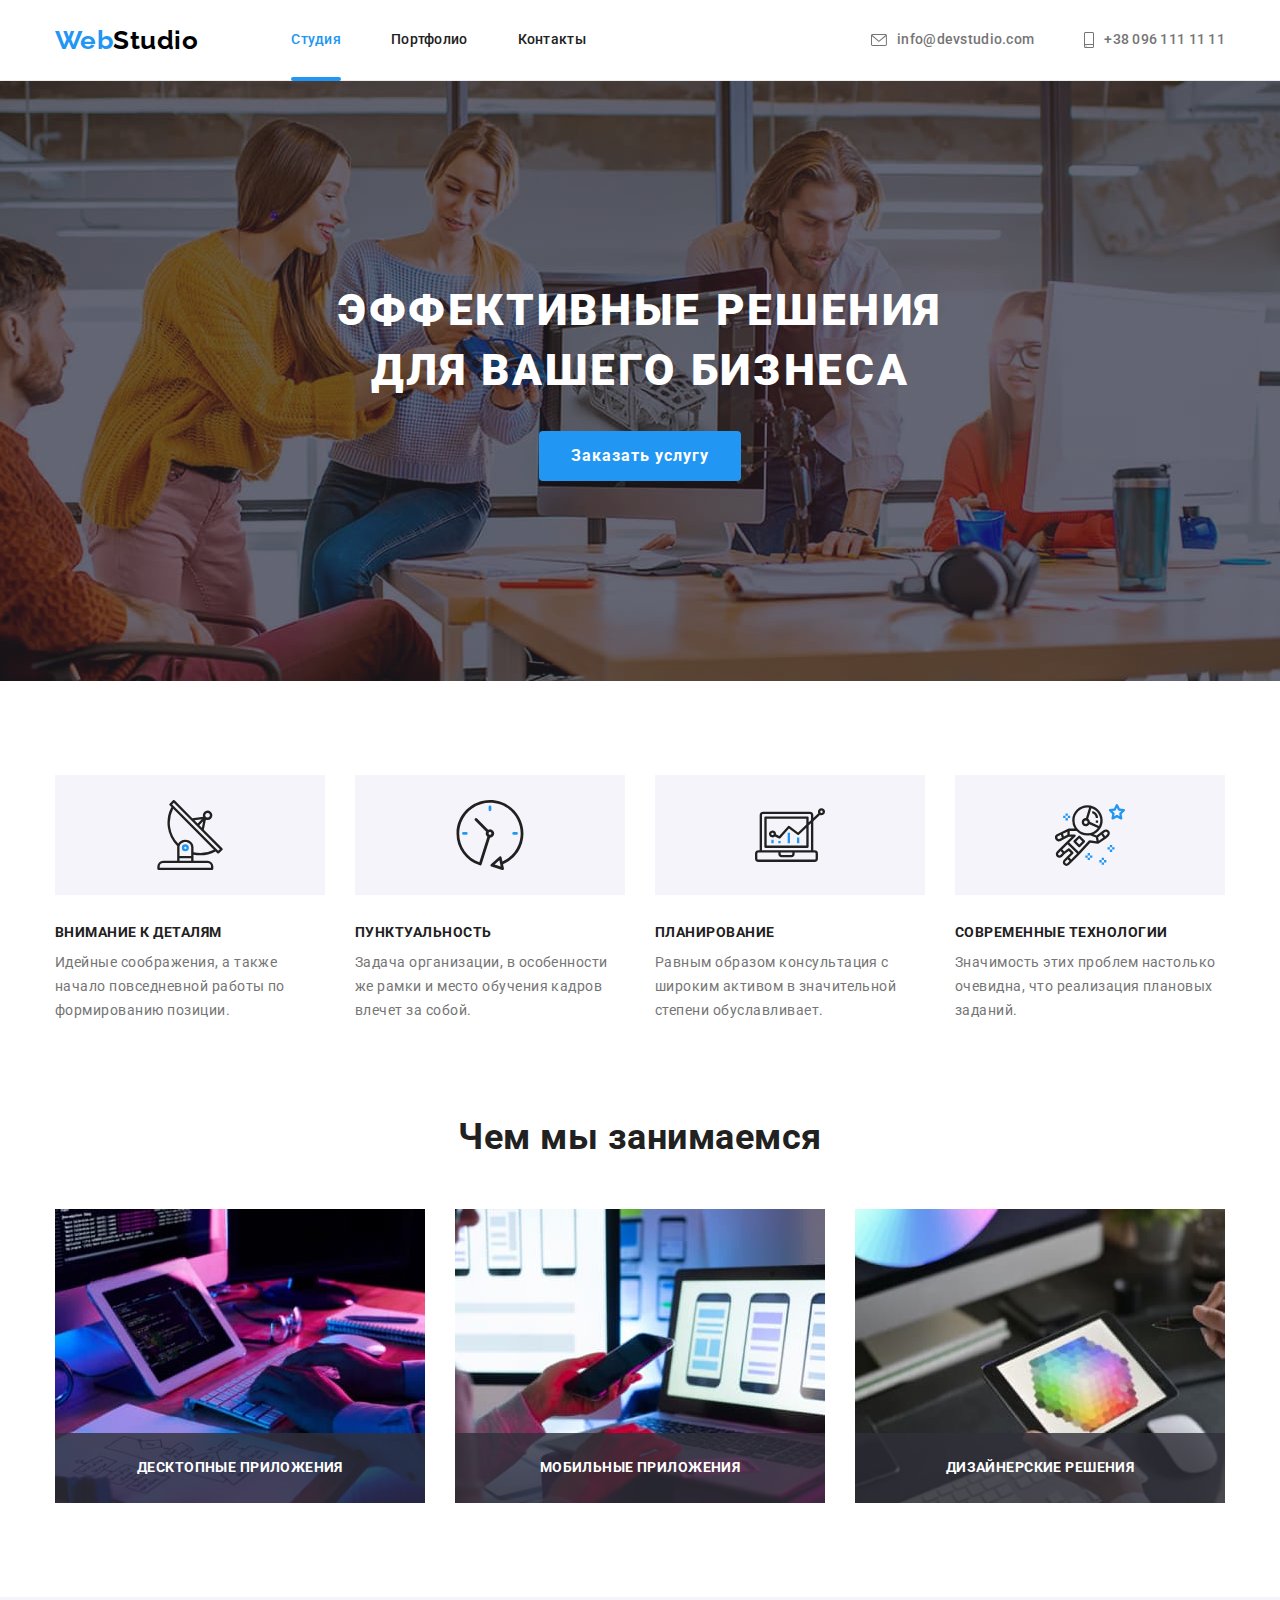
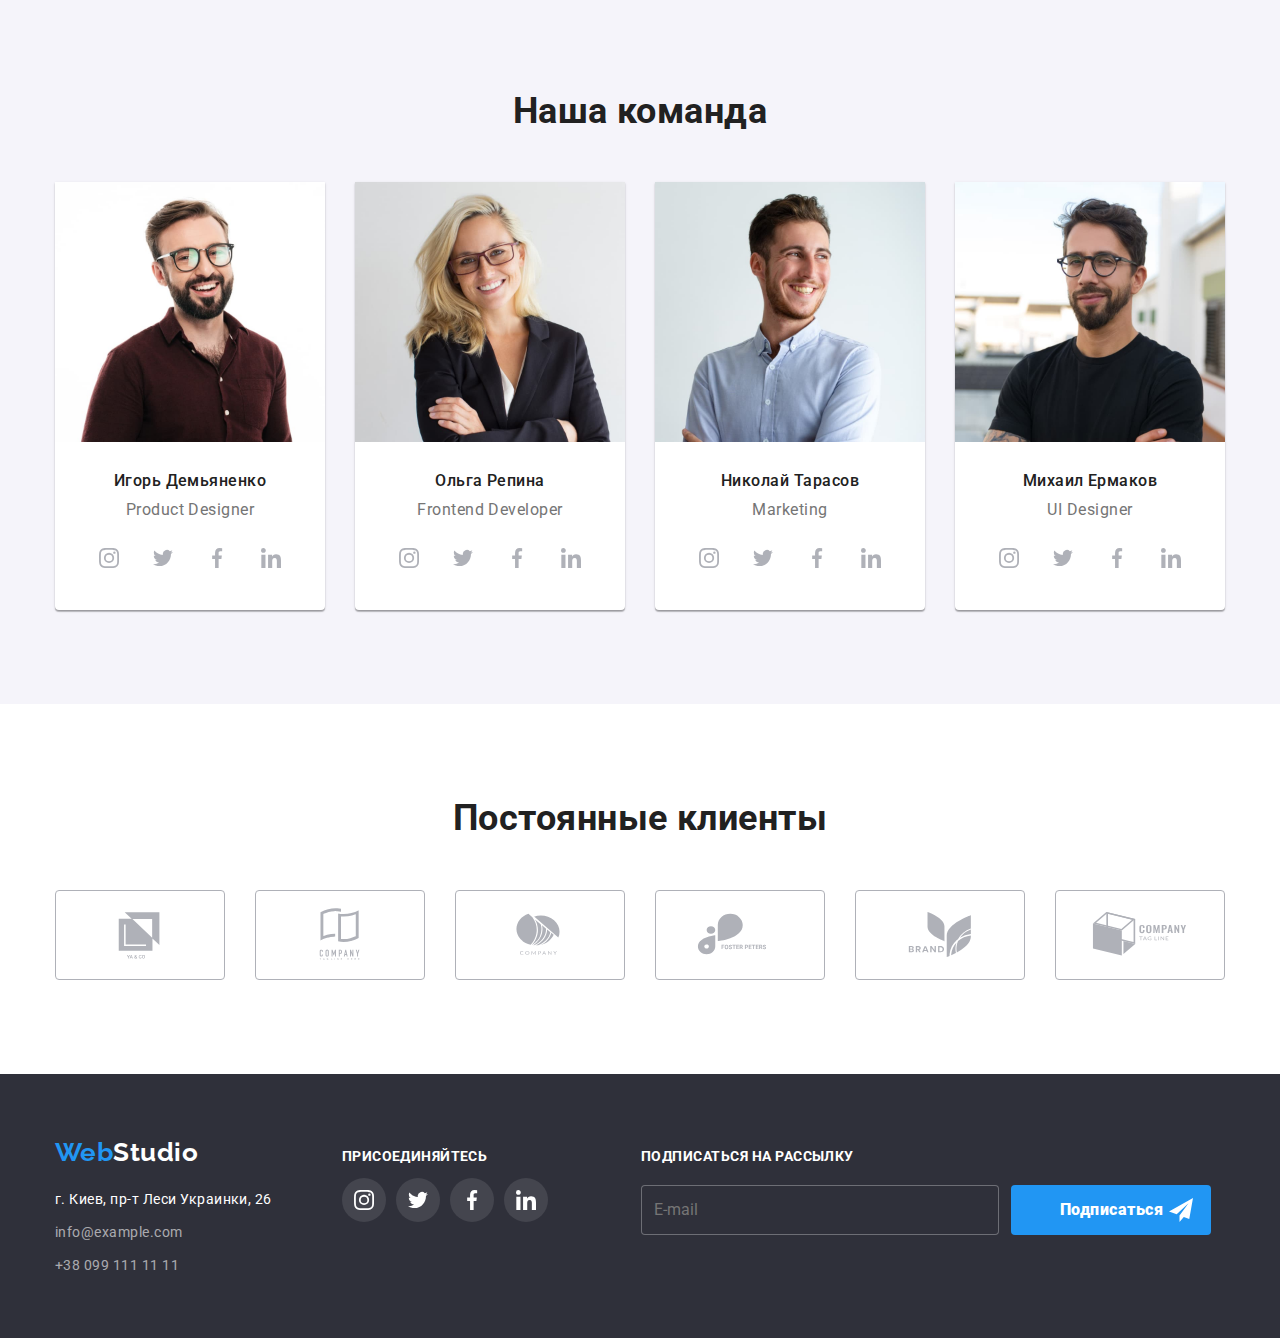
<file: index.html>
<!DOCTYPE html>
<html lang="ru">
<head>
    <meta charset="UTF-8">
    <meta http-equiv="X-UA-Compatible" content="IE=edge">
    <meta name="viewport" content="width=device-width, initial-scale=1.0">
    <title>WebStudio</title>
    <link href="https://fonts.googleapis.com/css2?family=Oleo+Script&family=Raleway:wght@700&family=Roboto:wght@400;500;700;900&display=swap" rel="stylesheet">
    <link rel="stylesheet" href="https://cdnjs.cloudflare.com/ajax/libs/modern-normalize/1.1.0/modern-normalize.min.css">
    <link rel="stylesheet" href="./css/main.min.css" />
</head>
<body>
    <header class="page-header">
        <div class="container main-nav">
            <nav class="main-nav">
                <a href="" class="main-nav__logo"><span class="main-nav__accent">Web</span>Studio</a>
                <ul class="site-nav">
                    <li class="site-nav__item"><a href="" class="site-nav__link current">Студия</a></li>
                    <li class="site-nav__item"><a href="./portfolio.html" class="site-nav__link">Портфолио</a></li>
                    <li class="site-nav__item"><a href="" class="site-nav__link">Контакты</a></li>
                </ul>
            </nav>
                <ul class="contact-nav">
                    <li class="contact-nav__item">
                        <a href="mailto:info@devstudio.com" class="contact-nav__contact">
                            <svg class="contact-nav__icon" width="16" height="12">
                                <use href="./images/sprite.svg#envelope"></use>
                            </svg>
                            info@devstudio.com
                        </a>
                    </li>

                    <li class="contact-nav__item">
                        <a href="tel:+380961111111" class="contact-nav__contact">
                            <svg class="contact-nav__icon" width="10" height="16">
                                <use href="./images/sprite.svg#smartphone"></use>
                            </svg>
                            +38 096 111 11 11
                        </a>
                    </li>
                </ul>
        </div>
            
    </header>
    <main>
        <div>
            <section class="hero">
                <h1 class="hero__title">Эффективные решения <br> для вашего бизнеса</h1>
                <button class="button hero__button" type="button" data-modal-open>Заказать услугу</button>
            </section>
        </div>

        <section class="section">
            <div class="container">
                <ul class="feature-list">
                    <li class="feature-list__item">
                        <div class="feature-list__icon">
                            <svg height="70" width="70">
                                <use href="images/sprite.svg#antenna"></use>
                            </svg>
                        </div>
                        <h3 class="feature-list__title">Внимание к деталям</h3>
                        <p class="feature-list__text">Идейные соображения, а также начало повседневной работы по формированию позиции.</p>
                    </li>
                    <li class="feature-list__item">
                        <div class="feature-list__icon">
                            <svg height="70" width="70">
                                <use href="images/sprite.svg#clock"></use>
                            </svg>
                        </div>
                        <h3 class="feature-list__title">Пунктуальность</h3>
                        <p class="feature-list__text">Задача организации, в особенности же рамки и место обучения кадров влечет за собой.</p>
                    </li>
                    <li class="feature-list__item">
                        <div class="feature-list__icon">
                            <svg height="70" width="70">
                                <use href="images/sprite.svg#diagram"></use>
                            </svg>
                        </div>
                        <h3 class="feature-list__title">Планирование</h3>
                        <p class="feature-list__text">Равным образом консультация с широким активом в значительной степени обуславливает.</p>
                    </li>
                    <li class="feature-list__item">
                        <div class="feature-list__icon">
                            <svg height="70" width="70">
                                <use href="images/sprite.svg#astronaut"></use>
                            </svg>
                        </div>
                        <h3 class="feature-list__title">Современные технологии</h3>
                        <p class="feature-list__text">Значимость этих проблем настолько очевидна, что реализация плановых заданий.</p>
                    </li>
                </ul>
            </div>
        </section>
        

        <section class="section work">
            <div class="container">
                <h2 class="section-title">Чем мы занимаемся</h2>
            <ul class="work-list">
                
                <li class="work-list__item">
                    <img src="./images/photo1.jpg" alt="компьютер" width="370">
                    <div class="work-list__cont"> 
                        <p class="work-list__text">Десктопные приложения </p> 
                    </div>
                </li>
                
                <li class="work-list__item">
                    <img src="./images/photo2.jpg" alt="смартфон" width="370">
                    <div class="work-list__cont"> 
                        <p class="work-list__text">Мобильные приложения </p> 
                    </div>
                </li>
                
                <li class="work-list__item">
                    <img src="./images/photo3.jpg" alt="планшет" width="370">
                    <div class="work-list__cont"> 
                        <p class="work-list__text">Дизайнерские решения </p> 
                    </div>
                </li>
            </ul>
            </div>
            
        </section>

        <section class="section team"> 
            <div class="container">
                <h2 class="section-title">Наша команда</h2>
                <ul class="team-list">             
                    <li class="team-list__item"> 
                        <img src="./images/photo4.jpg" alt="Игорь Демьяненко" width="270"> 
                        <div class="team-content">
                            <h3 class="team-list__title">Игорь Демьяненко</h3>
                            <p class="team-list__text">Product Designer</p>
                            <ul class="social social-team">
                                <li>
                                    <a href="https://www.instagram.com" class="social-team__link">
                                        <svg class="social-team__icon" height="20px" width="20px">
                                            <use href="./images/sprite.svg#instagram"></use>
                                        </svg>
                                    </a>
                                </li>

                                <li>
                                    <a href="https://twitter.com/" class="social-team__link">
                                        <svg class="social-team__icon" height="20px" width="20px">
                                            <use href="./images/sprite.svg#twitter"></use>
                                        </svg>
                                    </a>
                                </li>

                                <li>
                                    <a href="https://www.facebook.com/" class="social-team__link">
                                        <svg class="social-team__icon" height="20px" width="20px">
                                            <use href="./images/sprite.svg#facebook"></use>
                                        </svg>
                                    </a>
                                </li>

                                <li>
                                    <a href="https://www.linkedin.com/" class="social-team__link">
                                        <svg class="social-team__icon" height="20px" width="20px">
                                            <use href="./images/sprite.svg#linkedin"></use>
                                        </svg>
                                    </a>
                                </li>
                            </ul>
                        </div>
                    </li>
                    <li class="team-list__item">
                        <img src="./images/photo5.jpg" alt="Ольга Репина" width="270">
                        <div class="team-content"> 
                            <h3 class="team-list__title">Ольга Репина</h3> 
                            <p class="team-list__text">Frontend Developer</p> 
                            <ul class="social social-team">
                                <li>
                                    <a href="https://www.instagram.com" class="social-team__link">
                                        <svg class="social-team__icon" height="20px" width="20px">
                                            <use href="./images/sprite.svg#instagram"></use>
                                        </svg>
                                    </a>
                                </li>

                                <li>
                                    <a href="https://twitter.com/" class="social-team__link">
                                        <svg class="social-team__icon" height="20px" width="20px">
                                            <use href="./images/sprite.svg#twitter"></use>
                                        </svg>
                                    </a>
                                </li>

                                <li>
                                    <a href="https://www.facebook.com/" class="social-team__link">
                                        <svg class="social-team__icon" height="20px" width="20px">
                                            <use href="./images/sprite.svg#facebook"></use>
                                        </svg>
                                    </a>
                                </li>

                                <li>
                                    <a href="https://www.linkedin.com/" class="social-team__link">
                                        <svg class="social-team__icon" height="20px" width="20px">
                                            <use href="./images/sprite.svg#linkedin"></use>
                                        </svg>
                                    </a>
                                </li>
                            </ul>                       
                        </div>  
                        </li>
                    <li class="team-list__item">
                        <img src="./images/photo6.jpg" alt="Николай Тарасов" width="270">
                        <div class="team-content">
                            <h3 class="team-list__title">Николай Тарасов</h3> 
                            <p class="team-list__text">Marketing</p>
                            <ul class="social social-team">
                                <li>
                                    <a href="https://www.instagram.com" class="social-team__link">
                                        <svg class="social-team__icon" height="20px" width="20px">
                                            <use href="./images/sprite.svg#instagram"></use>
                                        </svg>
                                    </a>
                                </li>

                                <li>
                                    <a href="https://twitter.com/" class="social-team__link">
                                        <svg class="social-team__icon" height="20px" width="20px">
                                            <use href="./images/sprite.svg#twitter"></use>
                                        </svg>
                                    </a>
                                </li>

                                <li>
                                    <a href="https://www.facebook.com/" class="social-team__link">
                                        <svg class="social-team__icon" height="20px" width="20px">
                                            <use href="./images/sprite.svg#facebook"></use>
                                        </svg>
                                    </a>
                                </li>

                                <li>
                                    <a href="https://www.linkedin.com/" class="social-team__link">
                                        <svg class="social-team__icon" height="20px" width="20px">
                                            <use href="./images/sprite.svg#linkedin"></use>
                                        </svg>
                                    </a>
                                </li>
                            </ul>
                        </div>  
                    </li>
                    <li class="team-list__item">
                        <img src="./images/photo7.jpg" alt="Михаил Ермаков" width="270">
                        <div class="team-content">
                            <h3 class="team-list__title">Михаил Ермаков</h3> 
                            <p class="team-list__text">UI Designer</p>
                            <ul class="social social-team">
                                <li>
                                    <a href="https://www.instagram.com" class="social-team__link">
                                        <svg class="social-team__icon" height="20px" width="20px">
                                            <use href="./images/sprite.svg#instagram"></use>
                                        </svg>
                                    </a>
                                </li>

                                <li>
                                    <a href="https://twitter.com/" class="social-team__link">
                                        <svg class="social-team__icon" height="20px" width="20px">
                                            <use href="./images/sprite.svg#twitter"></use>
                                        </svg>
                                    </a>
                                </li>

                                <li>
                                    <a href="https://www.facebook.com/" class="social-team__link">
                                        <svg class="social-team__icon" height="20px" width="20px">
                                            <use href="./images/sprite.svg#facebook"></use>
                                        </svg>
                                    </a>
                                </li>

                                <li>
                                    <a href="https://www.linkedin.com/" class="social-team__link">
                                        <svg class="social-team__icon" height="20px" width="20px">
                                            <use href="./images/sprite.svg#linkedin"></use>
                                        </svg>
                                    </a>
                                </li>
                            </ul>
                        </div>
                    </li>
                </ul> 
            </div>
        </section>

        <section class="section client">
            <div class="container">
                <h2 class="section-title">Постоянные клиенты</h2>
                <ul class="client-list">
                    <li class="client-list__item">
                        <a href="" class="client-list__link">
                            <svg class="client-list__icon" height="60px" width="106px">
                                <use href="images/sprite.svg#Logo1"></use>
                            </svg>
                        </a>
                    </li>
                    <li class="client-list__item">
                        <a href="" class="client-list__link">
                            <svg class="client-list__icon" height="60px" width="106px">
                                <use href="images/sprite.svg#Logo2"></use>
                            </svg>
                        </a>
                    </li>
                    <li class="client-list__item">
                        <a href="" class="client-list__link">
                            <svg class="client-list__icon" height="60px" width="106px">
                                <use href="images/sprite.svg#Logo3"></use>
                            </svg>
                        </a>
                    </li>
                    <li class="client-list__item">
                        <a href="" class="client-list__link">
                            <svg class="client-list__icon" height="60px" width="106px">
                                <use href="images/sprite.svg#Logo4"></use>
                            </svg>
                        </a>
                    </li>
                    <li class="client-list__item">
                        <a href="" class="client-list__link">
                            <svg class="client-list__icon" height="60px" width="106px">
                                <use href="images/sprite.svg#Logo5"></use>
                            </svg>
                        </a>
                    </li>
                    <li class="client-list__item">
                        <a href="" class="client-list__link">
                            <svg class="client-list__icon" height="60px" width="106px">
                                <use href="images/sprite.svg#Logo6"></use>
                            </svg>
                        </a>
                    </li>
                </ul>
            </div>
        </section>
    </main>
    <footer class="footer">
        <div class="container footer-container">
                <div>
                    <a class="footer__logo" href=""><span class="footer__accent">Web</span>Studio</a>
                    <address>
                        <ul class="footer__contact-list">
                            <li class="footer__item"><a href="https://goo.gl/maps/sERGqYDvzHYtQd6Q8" target="_blank" class="footer__actual-address">г. Киев, пр-т Леси Украинки, 26</a></li>
                            <li class="footer__item"><a href="mailto:info@example.com" class="footer__contact">info@example.com</a></li>
                            <li class="footer__item"><a href="tel:+380991111111" class="footer__contact">+38 099 111 11 11</a></li>
                        </ul>
                    </address>
                </div>
                
                <div class="join">
                    <p class="join__text">присоединяйтесь</p>
                    <ul class="social">
                        <li class="join__item">
                            <a href="https://www.instagram.com" class="join__link">
                                <svg class="join__icon" height="20px" width="20px">
                                    <use href="./images/sprite.svg#instagram"></use>
                                </svg>
                            </a>
                        </li>

                        <li class="join__item">
                            <a href="https://twitter.com/" class="join__link">
                                <svg class="join__icon" height="20px" width="20px">
                                    <use href="./images/sprite.svg#twitter"></use>
                                </svg>
                            </a>
                        </li>

                        <li class="join__item">
                            <a href="https://www.facebook.com/" class="join__link">
                                <svg class="join__icon" height="20px" width="20px">
                                    <use href="./images/sprite.svg#facebook"></use>
                                </svg>
                            </a>
                        </li>

                        <li class="join__item">
                            <a href="https://www.linkedin.com/" class="join__link">
                                <svg class="join__icon" height="20px" width="20px">
                                    <use href="./images/sprite.svg#linkedin"></use>
                                </svg>
                            </a>
                        </li>
                    </ul>
                </div>

                <div class="subscription">
                    <p class="subscription__join-in">подписаться на рассылку</p>
                    <form class="subscription__form js-speaker-form">
                    <input class="subscription__mail" type="email" name="mail" id="mail" placeholder="E-mail" />
                    <button type="submit" class="subscription__button button">Подписаться
                        <svg class="subscription__icon" width="24" height="24">
                        <use href="./images/sprite.svg#icon-send"></use>
                        </svg>
                    </button>
                    </form>
                </div>
        </div>
    </footer>

<!-- Modal -->

<div class="backdrop is-hidden" data-modal>
    <div class="modal">
        <button class="modal__close-button" data-modal-close>
            <svg class="modal__close-icon" height="18" width="18">
                <use href="images/sprite.svg#close"></use>
            </svg>
        </button>
        <form class="form js-speaker-form">
            <p class="modal__description">Оставьте свои данные, мы Вам перезвоним</p>
    
            <label class="modal__form-field">
                <span class="modal__form-label">Имя</span>
                <input type="name" class="modal__form-input" name="name" placeholder=" " />
                <svg class="modal__form-icon" width="18" height="18">
                <use href="./images/icons.svg#name"></use>
              </svg>
            </label>
    
            <label class="modal__form-field">
                <span class="modal__form-label">Телефон</span>
                <input type="tel" class="modal__form-input" name="tel" placeholder=" " />
                <svg class="modal__form-icon" width="18" height="18">
                <use href="./images/icons.svg#phone-form"></use>
              </svg>
            </label>
    
            <label class="modal__form-field">
                <span class="modal__form-label">Почта</span>
                <input type="email" class="modal__form-input" name="mail" id="mail" placeholder=" "/>
                <svg class="modal__form-icon" width="18" height="18">
                <use href="./images/icons.svg#mail-form"></use>
              </svg>
            </label>
    
            <label class="modal__form-field comment">
                <span class="modal__form-label">Комментарий</span>
                <textarea class="modal__form-comment" name="comment" rows="8" placeholder=" Введите текст "
              ></textarea>
              
            </label>
    
            <label class="modal__field-polisy check">
              <input
                class="modal__checkbox"
                type="checkbox"
                name="policy"
                value="accept policy"
              />
              <span class="modal__icon-checkbox"></span>
              <span class="modal__checkbox-policy"
                >Соглашаюсь с рассылкой и принимаю
                <a class="modal__checkbox-link" href="./index.html"
                  >Условия договора</a
                ></span>
            </label>
    
            <div class="modal__button-submit">
              <button type="submit" class="button">Отправить</button>
            </div>

    </div>
</div>


    <script src="./js/modal.js"></script>
</body>
</html>
</file>
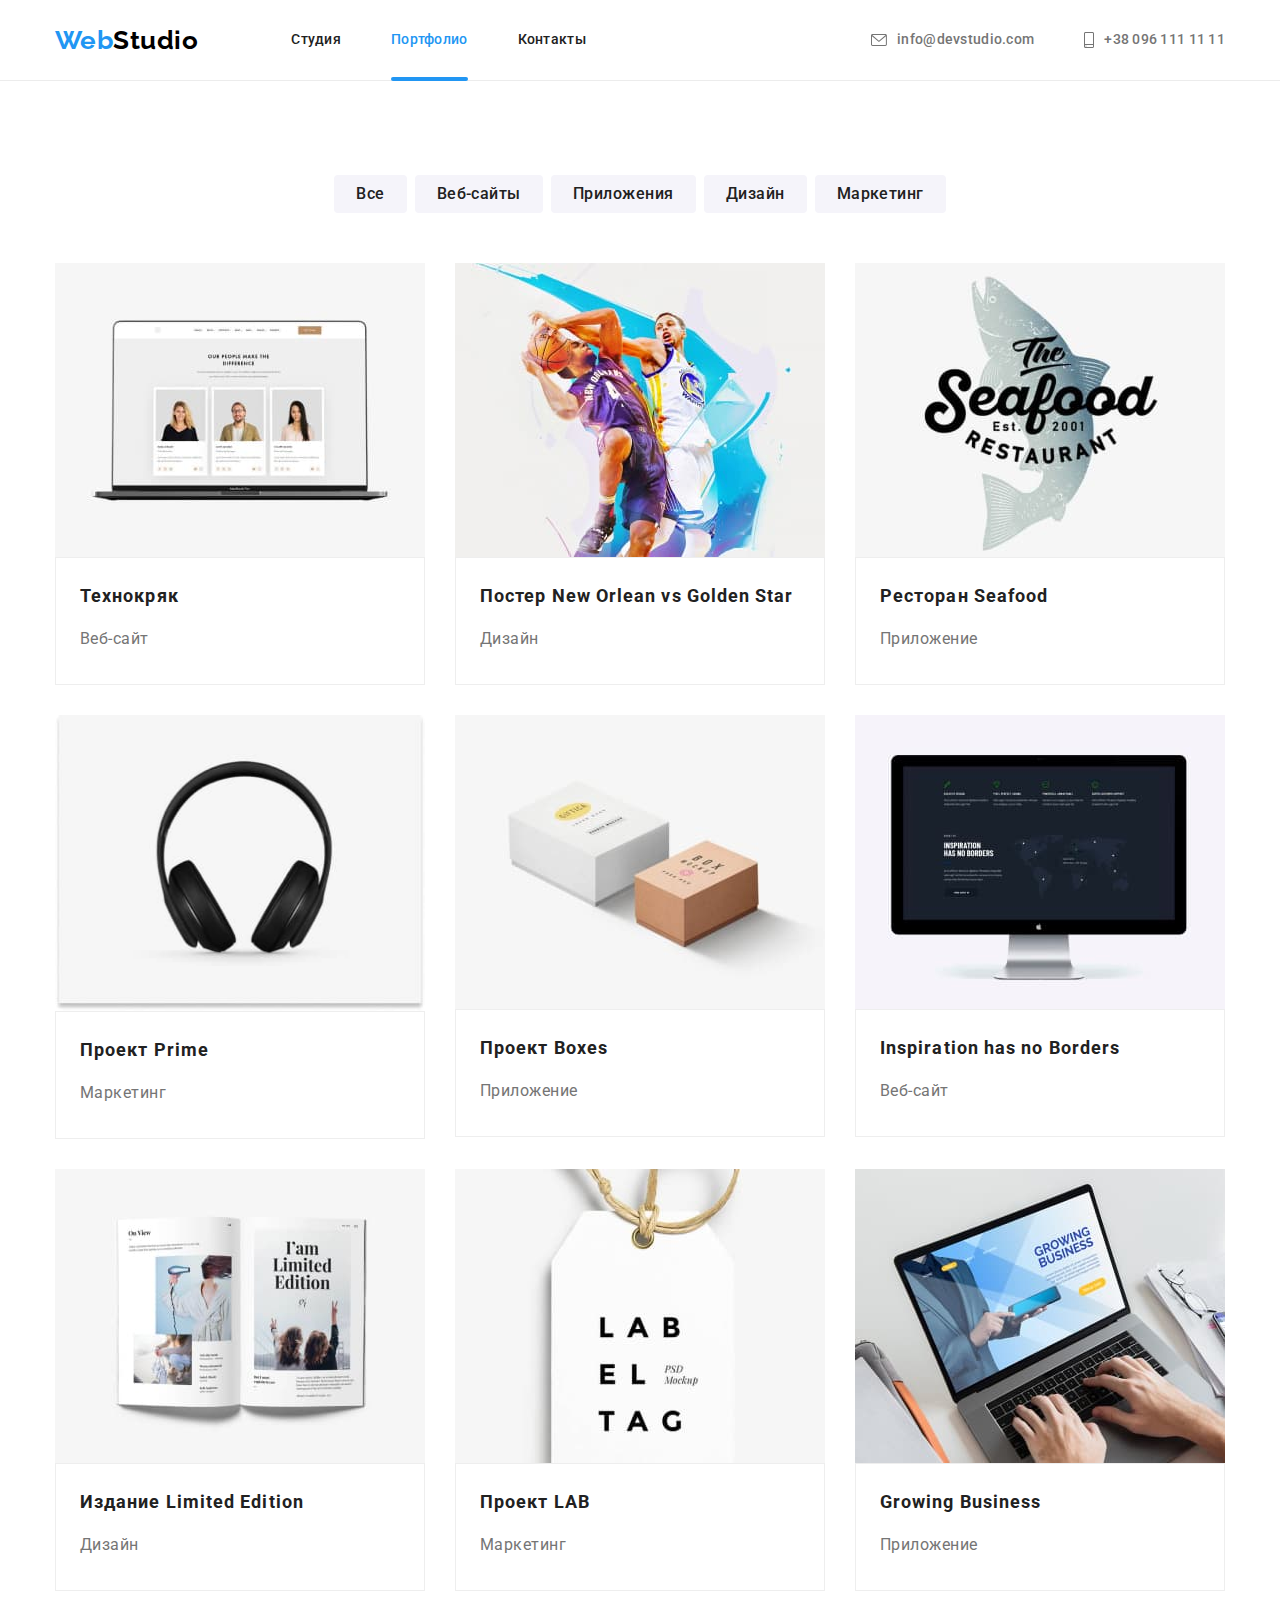
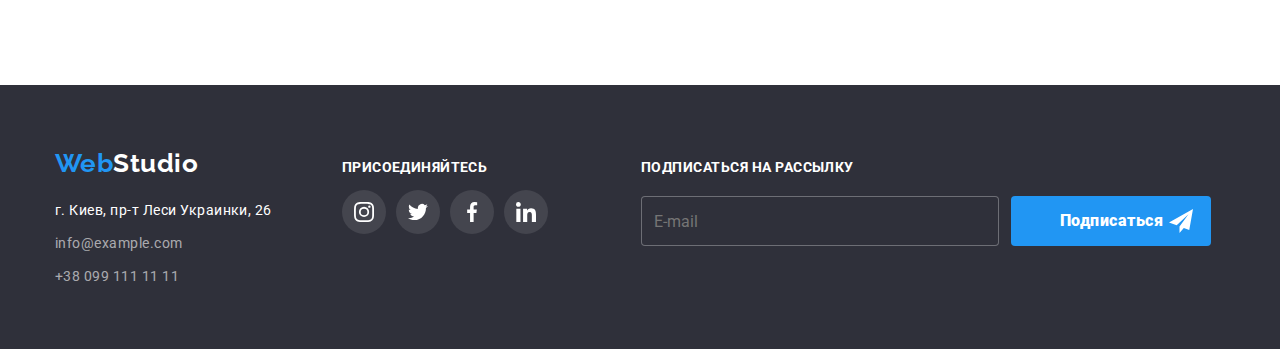
<file: portfolio.html>
<!DOCTYPE html>
<html lang="ru">
<head>
    <meta charset="UTF-8">
    <meta http-equiv="X-UA-Compatible" content="IE=edge">
    <meta name="viewport" content="width=device-width, initial-scale=1.0">
    <title>Portfolio</title>
    <link href="https://fonts.googleapis.com/css2?family=Oleo+Script&family=Raleway:wght@700&family=Roboto:wght@400;500;700;900&display=swap" rel="stylesheet">
    <link rel="stylesheet" href="https://cdnjs.cloudflare.com/ajax/libs/modern-normalize/1.1.0/modern-normalize.min.css">
    <link rel="stylesheet" href="./css/main.min.css" />
</head>
<body>
    <header class="page-header">
        <div class="container main-nav">
            <nav class="main-nav">
                <a href="" class="main-nav__logo"><span class="main-nav__accent">Web</span>Studio</a>
                <ul class="site-nav">
                    <li class="site-nav__item"><a href="./index.html" class="site-nav__link">Студия</a></li>
                    <li class="site-nav__item"><a href="./portfolio.html" class="site-nav__link current">Портфолио</a></li>
                    <li class="site-nav__item"><a href="" class="site-nav__link">Контакты</a></li>
                </ul>
            </nav>
            <ul class="contact-nav">
                <li class="contact-nav__item">
                    <a href="mailto:info@devstudio.com" class="contact-nav__contact">
                        <svg class="contact-nav__icon" width="16" height="12">
                            <use href="./images/sprite.svg#envelope"></use>
                        </svg>
                        info@devstudio.com
                    </a>
                </li>

                <li class="contact-nav__item">
                    <a href="tel:+380961111111" class="contact-nav__contact">
                        <svg class="contact-nav__icon" width="10" height="16">
                            <use href="./images/sprite.svg#smartphone"></use>
                        </svg>
                        +38 096 111 11 11
                    </a>
                </li>
            </ul>
        </div>
                    
    </header>
  
    <main>
        <section>
            <div  class="container portfolio">
                <ul class="filter-section">
                    <li class="filter-section__item"> <button type="button" class="button secondary">Все</button></li>
                    <li class="filter-section__item"> <button type="button" class="button secondary">Веб-сайты</button></li>
                    <li class="filter-section__item"> <button type="button" class="button secondary">Приложения</button></li>
                    <li class="filter-section__item"> <button type="button" class="button secondary">Дизайн</button></li>
                    <li class="filter-section__item"> <button type="button" class="button secondary">Маркетинг</button></li>
                </ul>
                <ul class="portfolio-list">
                    <li class="portfolio-list__grid">
                        <a href="" class="portfolio-list__grid-link">
                            <div class="portfolio-list__card-icon">
                                <img src="./images/photo-portf1.jpg" alt="ноутбук" width="370">
                                <p class="portfolio-list__card-desc">Технокряк это современная площадка распространения коронавируса. Компании используют эту платформу для цифрового шпионажа и атак на защищённые сервера конкурентов.</p>
                            </div>
                            <div class="portfolio-list__card-content"> 
                                <h3 class="portfolio-list__title">Технокряк</h3>
                                <p class="portfolio-list__text">Веб-сайт</p>
                            </div>  
                        </a>                     
                    </li>

                    <li class="portfolio-list__grid">
                        <a href="" class="portfolio-list__grid-link">
                           <div class="portfolio-list__card-icon">
                            <img src="./images/photo-portf2.jpg" alt="Постер баскетболистов" width="370">
                            <p class="portfolio-list__card-desc">Технокряк это современная площадка распространения коронавируса. Компании используют эту платформу для цифрового шпионажа и атак на защищённые сервера конкурентов.</p>
                            </div>
                            <div class="portfolio-list__card-content">
                                <h3 class="portfolio-list__title">Постер New Orlean vs Golden Star</h3>
                                <p class="portfolio-list__text">Дизайн</p>
                            </div>
                        </a>
                    </li>
                    
                    <li class="portfolio-list__grid">
                        <a href="" class="portfolio-list__grid-link">
                           <div class="portfolio-list__card-icon">
                            <img src="./images/photo-portf3.jpg" alt="ресторан Seafood" width="370">
                            <p class="portfolio-list__card-desc">Технокряк это современная площадка распространения коронавируса. Компании используют эту платформу для цифрового шпионажа и атак на защищённые сервера конкурентов.</p>
                            </div>
                            <div class="portfolio-list__card-content">
                                <h3 class="portfolio-list__title">Ресторан Seafood</h3>
                                <p class="portfolio-list__text">Приложение</p>
                            </div>
                        </a>
                    </li>

                    <li class="portfolio-list__grid">
                        <a href="" class="portfolio-list__grid-link">
                           <div class="portfolio-list__card-icon">
                            <img src="./images/photo-portf4.jpg" alt="наушники" width="370">
                            <p class="portfolio-list__card-desc">Технокряк это современная площадка распространения коронавируса. Компании используют эту платформу для цифрового шпионажа и атак на защищённые сервера конкурентов.</p>
                            </div>
                            <div class="portfolio-list__card-content">
                                <h3 class="portfolio-list__title">Проект Prime</h3>
                                <p class="portfolio-list__text">Маркетинг</p>
                            </div>
                        </a>
                    </li>

                    <li class="portfolio-list__grid">
                        <a href="" class="portfolio-list__grid-link">
                           <div class="portfolio-list__card-icon">
                            <img src="./images/photo-portf5.jpg" alt="коробки" width="370">
                            <p class="portfolio-list__card-desc">Технокряк это современная площадка распространения коронавируса. Компании используют эту платформу для цифрового шпионажа и атак на защищённые сервера конкурентов.</p>
                            </div>
                            <div class="portfolio-list__card-content">
                                <h3 class="portfolio-list__title">Проект Boxes</h3>
                                <p class="portfolio-list__text">Приложение</p>
                            </div>
                        </a>
                    </li>

                    <li class="portfolio-list__grid">
                        <a href="" class="portfolio-list__grid-link">
                           <div class="portfolio-list__card-icon">
                            <img src="./images/photo-portf6.jpg" alt="монитор" width="370">
                            <p class="portfolio-list__card-desc">Технокряк это современная площадка распространения коронавируса. Компании используют эту платформу для цифрового шпионажа и атак на защищённые сервера конкурентов.</p>
                            </div>
                            <div class="portfolio-list__card-content">
                                <h3 class="portfolio-list__title">Inspiration has no Borders</h3>
                                <p class="portfolio-list__text">Веб-сайт</p>
                            </div>
                        </a>
                    </li>

                    <li class="portfolio-list__grid">
                        <a href="" class="portfolio-list__grid-link">
                           <div class="portfolio-list__card-icon">
                            <img src="./images/photo-portf7.jpg" alt="журнал" width="370">
                            <p class="portfolio-list__card-desc">Технокряк это современная площадка распространения коронавируса. Компании используют эту платформу для цифрового шпионажа и атак на защищённые сервера конкурентов.</p>
                            </div>
                            <div class="portfolio-list__card-content">
                                <h3 class="portfolio-list__title">Издание Limited Edition</h3>
                                <p class="portfolio-list__text">Дизайн</p>
                            </div>
                        </a>
                    </li>

                    <li class="portfolio-list__grid">
                        <a href="" class="portfolio-list__grid-link">
                           <div class="portfolio-list__card-icon">
                            <img src="./images/photo-portf8.jpg" alt="Проект LAB" width="370">
                            <p class="portfolio-list__card-desc">Технокряк это современная площадка распространения коронавируса. Компании используют эту платформу для цифрового шпионажа и атак на защищённые сервера конкурентов.</p>
                            </div>
                            <div class="portfolio-list__card-content">
                                <h3 class="portfolio-list__title">Проект LAB</h3>
                                <p class="portfolio-list__text">Маркетинг</p>
                            </div>
                        </a>
                    </li>

                    <li class="portfolio-list__grid">
                        <a href="" class="portfolio-list__grid-link">
                           <div class="portfolio-list__card-icon">
                            <img src="./images/photo-portf9.jpg" alt="ноутбук" width="370">
                            <p class="portfolio-list__card-desc">Технокряк это современная площадка распространения коронавируса. Компании используют эту платформу для цифрового шпионажа и атак на защищённые сервера конкурентов.</p>
                            </div>
                            <div class="portfolio-list__card-content">
                                <h3 class="portfolio-list__title">Growing Business</h3>
                                <p class="portfolio-list__text">Приложение</p>
                            </div>
                        </a>
                    </li>
                </ul>
            </div>
    </main>

    <footer class="footer">
        <div class="container footer-container">
                <div>
                    <a class="footer__logo" href=""><span class="footer__accent">Web</span>Studio</a>
                    <address>
                        <ul class="footer__contact-list">
                            <li class="footer__item"><a href="https://goo.gl/maps/sERGqYDvzHYtQd6Q8" target="_blank" class="footer__actual-address">г. Киев, пр-т Леси Украинки, 26</a></li>
                            <li class="footer__item"><a href="mailto:info@example.com" class="footer__contact">info@example.com</a></li>
                            <li class="footer__item"><a href="tel:+380991111111" class="footer__contact">+38 099 111 11 11</a></li>
                        </ul>
                    </address>
                </div>
                
                <div class="join">
                    <p class="join__text">присоединяйтесь</p>
                    <ul class="social">
                        <li class="join__item">
                            <a href="https://www.instagram.com" class="join__link">
                                <svg class="join__icon" height="20px" width="20px">
                                    <use href="./images/sprite.svg#instagram"></use>
                                </svg>
                            </a>
                        </li>

                        <li class="join__item">
                            <a href="https://twitter.com/" class="join__link">
                                <svg class="join__icon" height="20px" width="20px">
                                    <use href="./images/sprite.svg#twitter"></use>
                                </svg>
                            </a>
                        </li>

                        <li class="join__item">
                            <a href="https://www.facebook.com/" class="join__link">
                                <svg class="join__icon" height="20px" width="20px">
                                    <use href="./images/sprite.svg#facebook"></use>
                                </svg>
                            </a>
                        </li>

                        <li class="join__item">
                            <a href="https://www.linkedin.com/" class="join__link">
                                <svg class="join__icon" height="20px" width="20px">
                                    <use href="./images/sprite.svg#linkedin"></use>
                                </svg>
                            </a>
                        </li>
                    </ul>
                </div>

                <div class="subscription">
                    <p class="subscription__join-in">подписаться на рассылку</p>
                    <form class="subscription__form js-speaker-form">
                    <input class="subscription__mail" type="email" name="mail" id="mail" placeholder="E-mail" />
                    <button type="submit" class="subscription__button button">Подписаться
                        <svg class="subscription__icon" width="24" height="24">
                        <use href="./images/sprite.svg#icon-send"></use>
                        </svg>
                    </button>
                    </form>
                </div>
        </div>
    </footer>
</body>
</html>
</file>
<file: css/main.min.css>
:root{--primary-text-color: #757575;--title-text-color: #212121;--accent-color: #2196F3;--secondary-light-color: #F5F4FA}*{box-sizing:border-box}ul{padding:0;margin:0;list-style:none}body{background-color:#fff;color:var(--primary-text-color);font-family:Roboto,sans-serif;letter-spacing:.03em}.section{padding-top:94px}.section-title{margin-top:0;margin-bottom:50px;color:var(--title-text-color);font-family:Roboto,sans-serif;font-weight:700;font-size:36px;line-height:1.16;text-align:center}button{cursor:pointer}img{display:block;max-width:100%;height:auto}.container{margin-left:auto;margin-right:auto;width:1200px;padding-left:15px;padding-right:15px}.subscription__button,.join__link,.modal__field-polisy,.modal__close-icon,.modal__close-button,.client-list__link,.social-team__link,.work-list__cont,.feature-list__icon,.contact-nav__contact,.main-nav{display:flex;align-items:center}header{border-bottom:1px solid #ececec}nav{display:flex}.site-nav{display:flex}.site-nav__item+.site-nav__item{margin-left:50px}.site-nav__link{display:block;padding-top:32px;padding-bottom:32px;font-weight:500;font-size:14px;line-height:1.14;letter-spacing:.02em;text-decoration:none;position:relative}.site-nav__link.current{color:var(--accent-color)}.site-nav__link.current::after{content:"";position:absolute;bottom:-1px;display:block;width:100%;height:4px;background-color:var(--accent-color);border-radius:2px}.site-nav__link{color:var(--title-text-color);transition:250ms cubic-bezier(0.4, 0, 0.2, 1)}.site-nav__link:hover,.site-nav__link:focus{color:var(--accent-color)}.contact-nav{display:flex;margin-left:auto}.contact-nav__item+.contact-nav__item{margin-left:50px}.contact-nav__contact{color:#757575;padding:32px 0;transition:250ms cubic-bezier(0.4, 0, 0.2, 1);font-weight:500;font-size:14px;line-height:1.14;letter-spacing:.02em;text-decoration:none}.contact-nav__contact:hover,.contact-nav__contact:focus{color:var(--accent-color)}.contact-nav__icon{fill:currentColor;margin-right:10px}.main-nav__logo{font-family:Raleway,sans-serif;font-weight:700;font-size:26px;line-height:1.19;text-decoration:none;color:#000;margin-right:93px}.main-nav__accent{color:var(--accent-color)}.footer__logo{font-family:Raleway,sans-serif;font-weight:700;font-size:26px;line-height:1.19;text-decoration:none;color:#fff;display:block;margin-bottom:20px}.footer__accent{color:var(--accent-color)}.hero{background-color:#2f303a;background-image:linear-gradient(to right, rgba(47, 48, 58, 0.4), rgba(47, 48, 58, 0.4)),url("../images/background_hero.jpg");background-repeat:no-repeat;background-size:cover;background-position:center;height:600px;max-width:1600px;margin:0 auto;text-align:center;padding-top:200px;padding-bottom:200px}.hero__title{margin-top:0;margin-bottom:30px;color:#fff;font-style:400;font-weight:900;font-size:44px;line-height:1.36;letter-spacing:.06em;text-transform:uppercase}.button{display:inline-block;border-radius:4px;color:#fff;background-color:var(--accent-color);font-family:Roboto,sans-serif;letter-spacing:.03em;text-align:center}.hero__button{min-width:200px;padding:10px 32px;border:none;color:#fff;background-color:var(--accent-color);font-weight:700;font-size:16px;line-height:1.87;letter-spacing:.06em}.button.secondary{padding:6px 22px;color:var(--title-text-color);background-color:var(--secondary-light-color);font-weight:500;font-size:16px;line-height:1.6}.feature-list{display:flex}.feature-list__item{width:270px}.feature-list__icon{justify-content:center;width:270px;height:120px;margin-bottom:30px;background-color:var(--secondary-light-color)}.feature-list__item+.feature-list__item{margin-left:30px}.feature-list__title{margin-top:0;margin-bottom:10px;color:var(--title-text-color);font-weight:700;font-size:14px;line-height:1.14;text-transform:uppercase}.feature-list__text{font-size:14px;line-height:1.71;margin:0}.work{padding-bottom:94px}.work-list{display:flex}.work-list__item+.work-list__item{margin-left:30px}.work-list__item{position:relative;display:flex;align-items:flex-end}.work-list__cont{position:absolute;justify-content:center;width:370px;height:70px;background-color:rgba(47,48,58,.8)}.work-list__text{margin:0;font-weight:700;font-size:14px;line-height:1.16;letter-spacing:.03em;text-transform:uppercase;color:#fff}.team{background-color:var(--secondary-light-color);padding-bottom:94px}.team-list{display:flex}.team-list__item+.team-list__item{margin-left:30px}.team-list__item{background-color:#fff;box-shadow:0px 1px 3px rgba(0,0,0,.12),0px 1px 1px rgba(0,0,0,.14),0px 2px 1px rgba(0,0,0,.2);border-radius:0px 0px 4px 4px}.team-list__title{margin-top:0;margin-bottom:10px;color:var(--title-text-color);font-weight:500;font-size:16px;line-height:1.18}.team-list__text{margin-top:0;margin-bottom:16px;font-size:16px;line-height:1.18}.team-content{padding-top:30px;padding-bottom:30px;text-align:center}.social{display:flex;padding:0;margin:0}.social-team{padding-right:32px;padding-left:32px}.social-team>li:not(:last-child){width:calc((100% - 30px)/4);margin-right:10px}.social-team__link{justify-content:center;padding:0;border:none;border-radius:50px;width:44px;height:44px;color:#afb1b8;transition:250ms cubic-bezier(0.4, 0, 0.2, 1)}.social-team__link:hover,.social-team__link:focus{background-color:var(--accent-color);color:#fff}.social-team__icon{fill:currentColor}.client{padding-bottom:94px}.client-list{display:flex}.client-list .client-list__item:not(:last-child){margin-right:30px}.client-list__link{color:#afb1b8;justify-content:center;height:90px;width:170px;border:1px solid #afb1b8;border-radius:4px;transition:250ms cubic-bezier(0.4, 0, 0.2, 1)}.client-list__link:hover,.client-list__link:focus{border-color:var(--accent-color);color:var(--accent-color)}.client-list__icon{fill:currentColor}.portfolio{padding-top:94px;padding-bottom:94px}.filter-section button{transition:250ms cubic-bezier(0.4, 0, 0.2, 1);border:none}.filter-section button:hover,.filter-section button:focus{color:#fff;background-color:var(--accent-color);box-shadow:0px 3px 1px rgba(0,0,0,.1),0px 1px 2px rgba(0,0,0,.08),0px 2px 2px rgba(0,0,0,.12)}.filter-section{display:flex;justify-content:center;margin-bottom:50px}.filter-section__item+.filter-section__item{margin-left:8px}.portfolio-list{display:flex;flex-wrap:wrap}.portfolio-list__grid{margin-right:30px;margin-bottom:30px;border-top:none;transition:250ms cubic-bezier(0.4, 0, 0.2, 1)}.portfolio-list__grid:hover,.portfolio-list__grid:focus{box-shadow:0px 1px 1px rgba(0,0,0,.12),0px 4px 4px rgba(0,0,0,.06),1px 4px 6px rgba(0,0,0,.16)}.portfolio-list__grid:nth-child(3n){margin-right:0}.portfolio-list__grid:nth-last-child(-n+3){margin-bottom:0}.portfolio-list img{margin-top:0}.portfolio-list__card-content{padding:20px 24px;border:1px solid #eee}.portfolio-list__title{margin-top:0;margin-bottom:4px;color:var(--title-text-color);font-weight:bold;font-size:18px;line-height:2;letter-spacing:.06em}.portfolio-list__card-icon{position:relative;overflow:hidden}.portfolio-list__card-desc{position:absolute;top:0;padding:63px 24px 63px 24px;align-items:center;width:100%;height:100%;background-color:rgba(33,149,243,.9);margin:0;color:#fff;font-weight:400;font-size:18px;line-height:1.56;transform:translateY(100%);transition:250ms cubic-bezier(0.4, 0, 0.2, 1)}.portfolio-list__grid-link{text-decoration:none;color:var(--primary-text-color);transition:250ms cubic-bezier(0.4, 0, 0.2, 1)}.portfolio-list__grid-link:hover .portfolio-list__card-desc,.portfolio-list__grid-link:focus .portfolio-list__card-desc{transform:translateY(0px)}.grid-link img{display:block;max-width:100%;height:auto}.backdrop{position:fixed;top:0;left:0;width:100%;height:100%;background-color:rgba(0,0,0,.5);visibility:visible;opacity:1;transition:opacity 250ms cubic-bezier(0.4, 0, 0.2, 1)}.backdrop.is-hidden{pointer-events:none;opacity:0}label{cursor:default}.modal{position:absolute;top:50%;left:50%;transform:translate(-50%, -50%);padding:40px;width:528px;height:581px;box-shadow:0px 1px 3px rgba(0,0,0,.12),0px 1px 1px rgba(0,0,0,.14),0px 2px 1px rgba(0,0,0,.2);border-radius:4px;background-color:#fff}.modal__close-button{padding:0;margin:0;justify-content:center;border-radius:50px;height:30px;width:30px;position:absolute;top:8px;right:8px;background-color:#fff;z-index:1;border:1px solid rgba(0,0,0,.1);transition:250ms cubic-bezier(0.4, 0, 0.2, 1)}.modal__close-button:hover,.modal__close-button:focus{fill:var(--accent-color)}.modal__close-icon{justify-content:center;padding:0;border:none;border-radius:50px;width:18px;height:18px}.modal__description{font-weight:700;font-size:20px;line-height:1.15;text-align:center;color:var(--title-text-color);margin-bottom:10px;margin-top:0}.modal__form-field:nth-child(-n+4){margin-bottom:10px}.modal__form-field{display:block;position:relative;margin-bottom:20px}.modal__form-input{width:100%;height:38px;display:block;background-color:#fff;margin:0;padding:10px 20px;padding-left:40px;font:inherit;box-shadow:none;border:1px solid rgba(33,33,33,.2);border-radius:4px;outline:none;box-sizing:border-box}.modal__form-label{color:var(--primary-text-color);font-size:12px;line-height:1.16;letter-spacing:.01em;top:50%;transition:250ms cubic-bezier(0.4, 0, 0.2, 1);transform:translateY(-40px)}.modal__form-icon{position:absolute;top:50%;left:10px;fill:currentColor;color:var(--title-text-color)}.modal__comment{margin-bottom:20px;height:120px}.modal__form-comment::placeholder{font-size:12px;line-height:1.16;letter-spacing:.01em;color:rgba(117,117,117,.5)}.modal__checkbox{appearance:none;-moz-appearance:none;-webkit-appearance:none;position:absolute;margin-right:7px}.modal__icon-checkbox{margin-right:7px}.modal__field-polisy.check{display:flex;justify-content:center}.modal__icon-checkbox{display:inline-block;width:16px;height:15px;margin-right:5px;border:2px solid #212121;border-radius:4px;transition:250ms cubic-bezier(0.4, 0, 0.2, 1)}.modal__checkbox:checked+.modal__icon-checkbox{background-color:var(--accent-color);border-color:var(--accent-color);background-image:url(../images/icon-check.svg);background-origin:border-box;background-size:contain;background-repeat:no-repeat}.modal__checkbox-link{color:var(--accent-color);text-decoration:underline}.modal__field-polisy{margin-bottom:30px}.modal__checkbox-policy{font-size:14px;line-height:1.71;letter-spacing:.03em;color:var(--primary-text-color)}.modal__form-field:focus-within>.modal__form-icon{fill:var(--accent-color)}.modal__form-field:focus-within>.modal__form-input{fill:var(--accent-color)}.backdrop textarea{padding:10px 20px;padding-left:16px;font:inherit;position:relative;width:100%;height:120px;resize:none;box-shadow:none;border:1px solid rgba(33,33,33,.2);border-radius:4px;outline:none}.backdrop textarea:focus{border:1px solid var(--accent-color)}.modal__button-submit{display:flex;justify-content:center}.backdrop .button{border:none;box-shadow:0px 4px 4px rgba 0,0,0,.15;display:inline-block;vertical-align:middle;font-weight:700;font-size:16px;line-height:1.87;text-decoration:none;border-radius:4px;min-width:200px;min-height:50px;letter-spacing:.06em}address{font-style:normal}.footer{background-color:#2f303a;padding-top:60px;padding-bottom:60px}.footer-container{display:flex;align-items:baseline}.footer__actual-address{color:#fff;font-size:14px;line-height:1.71;text-decoration:none}.footer__contact{color:rgba(255,255,255,.6);font-size:14px;line-height:1.71;text-decoration:none}.footer__contact-list .footer__item+.footer__item{margin-top:9px}.footer__contact-list a{transition:250ms cubic-bezier(0.4, 0, 0.2, 1)}.footer__contact-list a:hover,.footer__contact-list a:focus{color:var(--accent-color)}.join__text{font-weight:700;font-size:14px;line-height:1.16;letter-spacing:.03em;text-transform:uppercase;color:#fff}.join{margin-left:70px}.join__icon{fill:currentColor}.join__link{justify-content:center;padding:0;border:none;background-color:rgba(255,255,255,.1);border-radius:50px;width:44px;height:44px;color:#fff;transition:250ms cubic-bezier(0.4, 0, 0.2, 1)}.join__link:hover,.join__link:focus{background-color:var(--accent-color);color:#fff}.join__item:not(:last-child){width:calc((100% - 30px)/4);margin-right:10px}.subscription{margin-left:93px}.subscription__form{display:flex}.subscription__join-in{font-weight:700;font-size:14px;line-height:1.14;color:#fff;text-transform:uppercase;margin-bottom:20px}.subscription__mail{width:358px;height:50px;border:1px solid rgba(255,255,255,.3);box-sizing:border-box;border-radius:4px;background-color:#2f303a;padding-left:12px;color:var(--primary-text-color);margin-right:12px}.subscription__button{position:relative;bottom:0;right:0;width:200px;height:50px;justify-content:left;font-weight:900;padding-top:10px;padding-bottom:10px;padding-left:29px;padding-right:28px;overflow:hidden;border:0em}.subscription__icon{position:absolute;right:18px;margin-left:10px;top:50%;transform:translatey(-50%)}/*# sourceMappingURL=main.min.css.map */
</file>
